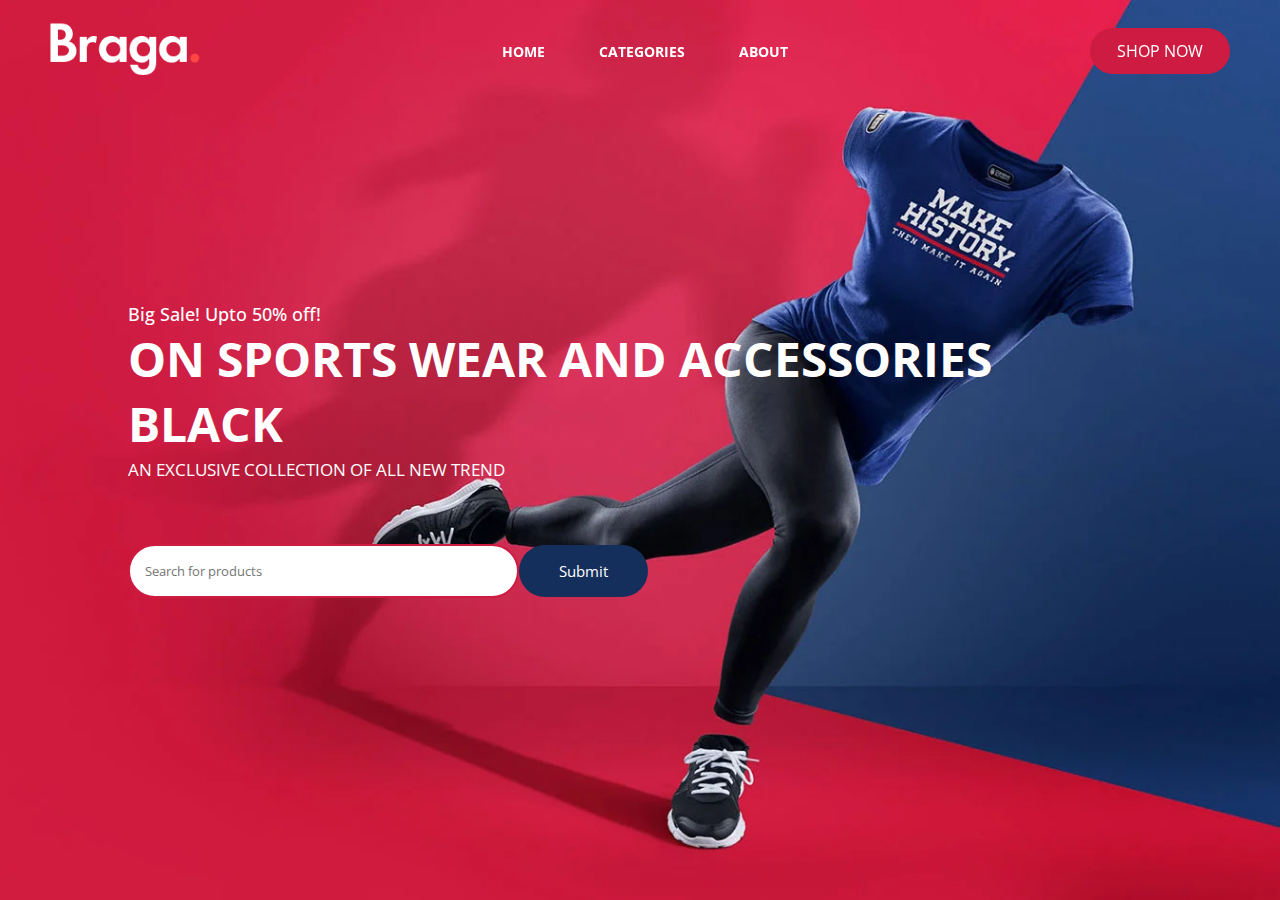
<file: index.html>
<!DOCTYPE html>
<html>
    <head>
        <meta charset="UTF-8">
        <meta http-equiv="X-UA-compatible" content="IE-edge">
        <title>e-commerce website</title>
        <link rel="stylesheet" href="style.css">
        <link rel="stylesheet"
        href="https://unpkg.com/boxicons@latest/css/boxicons.min.css">
        <link rel="stylesheet" href="https://cdnjs.cloudflare.com/ajax/libs/font-awesome/6.3.0/css/all.min.css" integrity="sha512-SzlrxWUlpfuzQ+pcUCosxcglQRNAq/DZjVsC0lE40xsADsfeQoEypE+enwcOiGjk/bSuGGKHEyjSoQ1zVisanQ==" crossorigin="anonymous" referrerpolicy="no-referrer" />
        <link rel="preconnect" href="https://fonts.googleapis.com">
<link rel="preconnect" href="https://fonts.gstatic.com" crossorigin>
<link href="https://fonts.googleapis.com/css2?family=Open+Sans:wght@300;400;500;600;700&display=swap" rel="stylesheet">    
    </head>
    <body>
        <header>
            <a href="#" class="logo"><img src="images/logo2.png" alt=""></a>
            <div class="bx bx-menu" id="menu-icon"></div>
            <ul class="navlist">
                <li><a href="index.html ">Home</a></li>
                <li><a href="categories.html">Categories</a></li>
                <li><a href="about.html">About</a></li>
            </ul>
            <a href="categories.html" class="shop-now-home-btn">Shop Now</a>
        </header>
        <!--home section part-->
        <section class="search-home">
            <div class="search-home-text">
                <h4>Big Sale! Upto 50% off!</h4>
                <h1>On sports wear and accessories <br>Black</h1>
                <p>An exclusive collection of all new Trend</p>
                <div class="home-inp">
                    <form>
                        <input type="search" placeholder="Search for products" required>
                        <input type="submit" placeholder="Search">
                    </form>

                </div>
            </div>
        </section>
    </body>
</html>
</file>
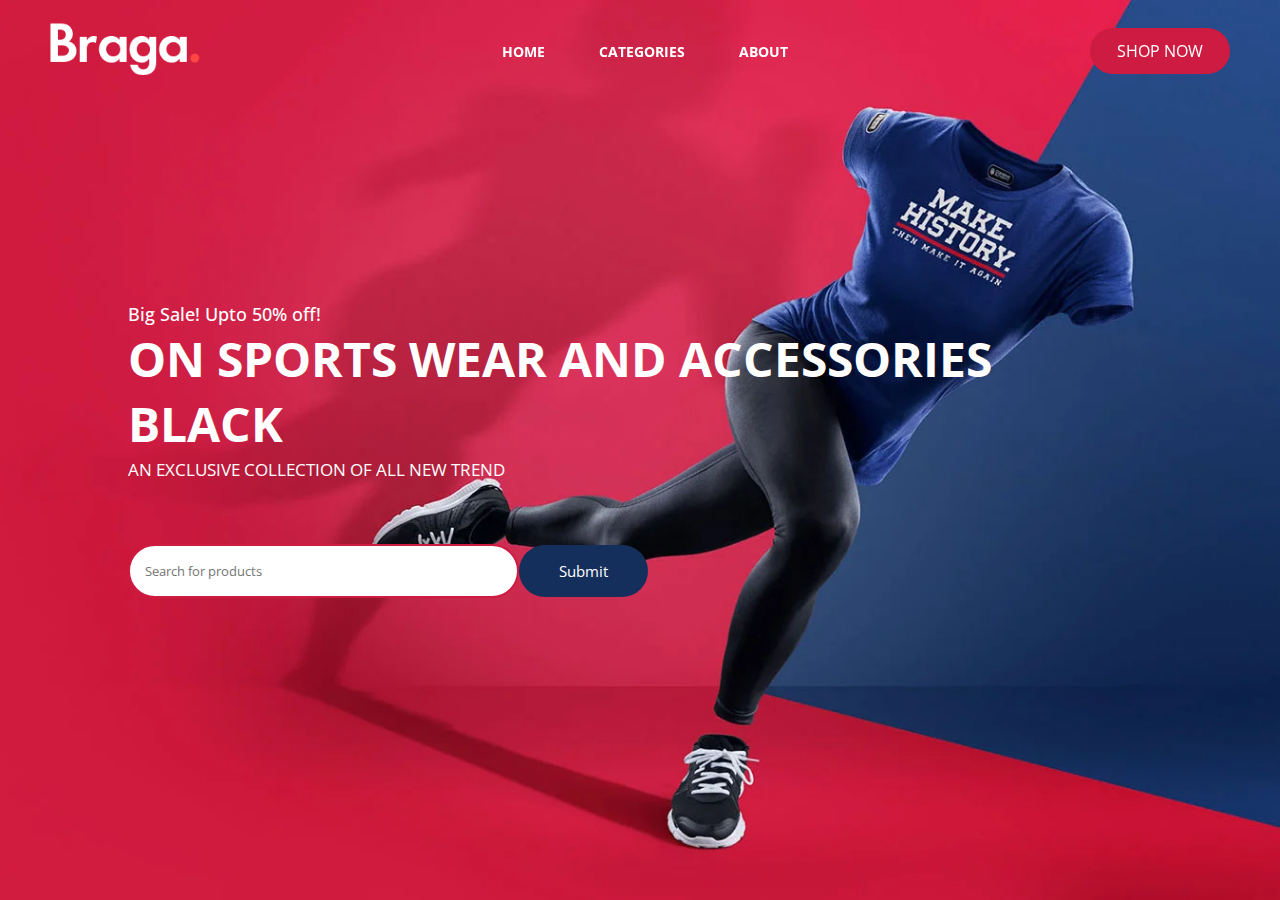
<file: e commerce/index.html>
<!DOCTYPE html>
<html>
    <head>
        <meta charset="UTF-8">
        <meta http-equiv="X-UA-compatible" content="IE-edge">
        <title>e-commerce website</title>
        <link rel="stylesheet" href="style.css">
        <link rel="stylesheet"
        href="https://unpkg.com/boxicons@latest/css/boxicons.min.css">
        <link rel="stylesheet" href="https://cdnjs.cloudflare.com/ajax/libs/font-awesome/6.3.0/css/all.min.css" integrity="sha512-SzlrxWUlpfuzQ+pcUCosxcglQRNAq/DZjVsC0lE40xsADsfeQoEypE+enwcOiGjk/bSuGGKHEyjSoQ1zVisanQ==" crossorigin="anonymous" referrerpolicy="no-referrer" />
        <link rel="preconnect" href="https://fonts.googleapis.com">
<link rel="preconnect" href="https://fonts.gstatic.com" crossorigin>
<link href="https://fonts.googleapis.com/css2?family=Open+Sans:wght@300;400;500;600;700&display=swap" rel="stylesheet">    
    </head>
    <body>
        <header>
            <a href="#" class="logo"><img src="images/logo2.png" alt=""></a>
            <div class="bx bx-menu" id="menu-icon"></div>
            <ul class="navlist">
                <li><a href="index.html ">Home</a></li>
                <li><a href="categories.html">Categories</a></li>
                <li><a href="about.html">About</a></li>
            </ul>
            <a href="#" class="shop-now-home-btn">Shop Now</a>
        </header>
        <!--home section part-->
        <section class="search-home">
            <div class="search-home-text">
                <h4>Big Sale! Upto 50% off!</h4>
                <h1>On sports wear and accessories <br>Black</h1>
                <p>An exclusive collection of all new Trend</p>
                <div class="home-inp">
                    <form>
                        <input type="search" placeholder="Search for products" required>
                        <input type="submit" placeholder="Search">
                    </form>

                </div>
            </div>
        </section>
    </body>
</html>
</file>
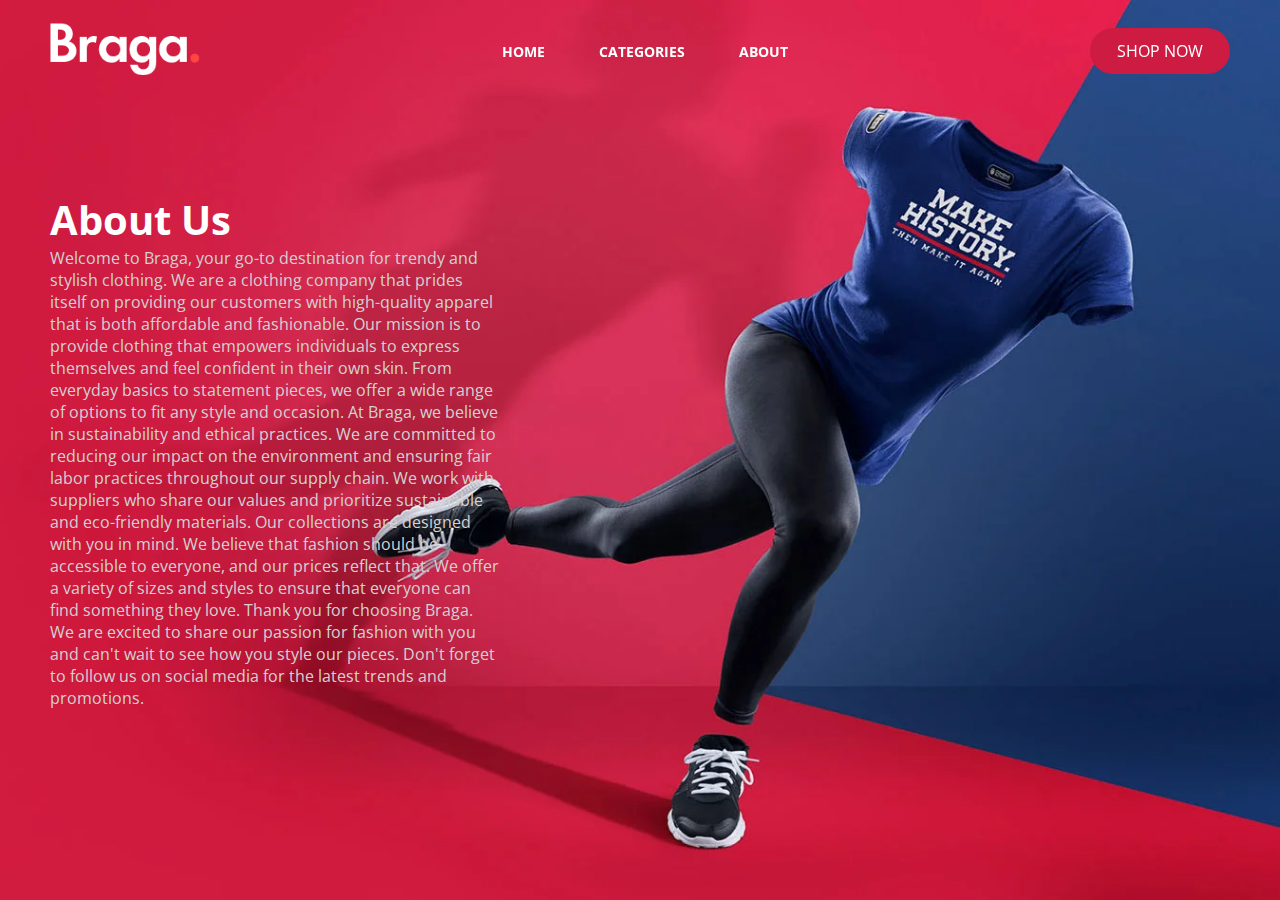
<file: about.html>
<!DOCTYPE html>
<html lang="en">
<head>
    <meta charset="UTF-8">
    <meta http-equiv="X-UA-Compatible" content="IE=edge">
    <title>About</title>
    <link rel="stylesheet" href="about_style.css">
    <link rel="stylesheet"
        href="https://unpkg.com/boxicons@latest/css/boxicons.min.css">
        <link rel="stylesheet" href="https://cdnjs.cloudflare.com/ajax/libs/font-awesome/6.3.0/css/all.min.css" integrity="sha512-SzlrxWUlpfuzQ+pcUCosxcglQRNAq/DZjVsC0lE40xsADsfeQoEypE+enwcOiGjk/bSuGGKHEyjSoQ1zVisanQ==" crossorigin="anonymous" referrerpolicy="no-referrer" />
        <link rel="preconnect" href="https://fonts.googleapis.com">
<link rel="preconnect" href="https://fonts.gstatic.com" crossorigin>
<link href="https://fonts.googleapis.com/css2?family=Open+Sans:wght@300;400;500;600;700&display=swap" rel="stylesheet">
</head>
<header>
    <a href="#" class="logo"><img src="images/logo2.png" alt=""></a>
    <ul class="navlist">
        <li><a href="index.html ">Home</a></li>
        <li><a href="categories.html">Categories</a></li>
        <li><a href="about.html">About</a></li>
    </ul>
    <a href="categories.html" class="shop-now-home-btn">Shop Now</a>
</header>
<body>
    <section>
            <h4>About Us</h4>
            <p>
                Welcome to Braga, your go-to destination for trendy and stylish clothing. We are a clothing company that prides itself on providing our customers with high-quality apparel that is both affordable and fashionable.
                Our mission is to provide clothing that empowers individuals to express themselves and feel confident in their own skin. From everyday basics to statement pieces, we offer a wide range of options to fit any style and occasion.
                At Braga, we believe in sustainability and ethical practices. We are committed to reducing our impact on the environment and ensuring fair labor practices throughout our supply chain. We work with suppliers who share our values and prioritize sustainable and eco-friendly materials.
                
                Our collections are designed with you in mind. We believe that fashion should be accessible to everyone, and our prices reflect that. We offer a variety of sizes and styles to ensure that everyone can find something they love.
                
                Thank you for choosing Braga. We are excited to share our passion for fashion with you and can't wait to see how you style our pieces. Don't forget to follow us on social media for the latest trends and promotions.</p>
</section></body>
</html>
</file>
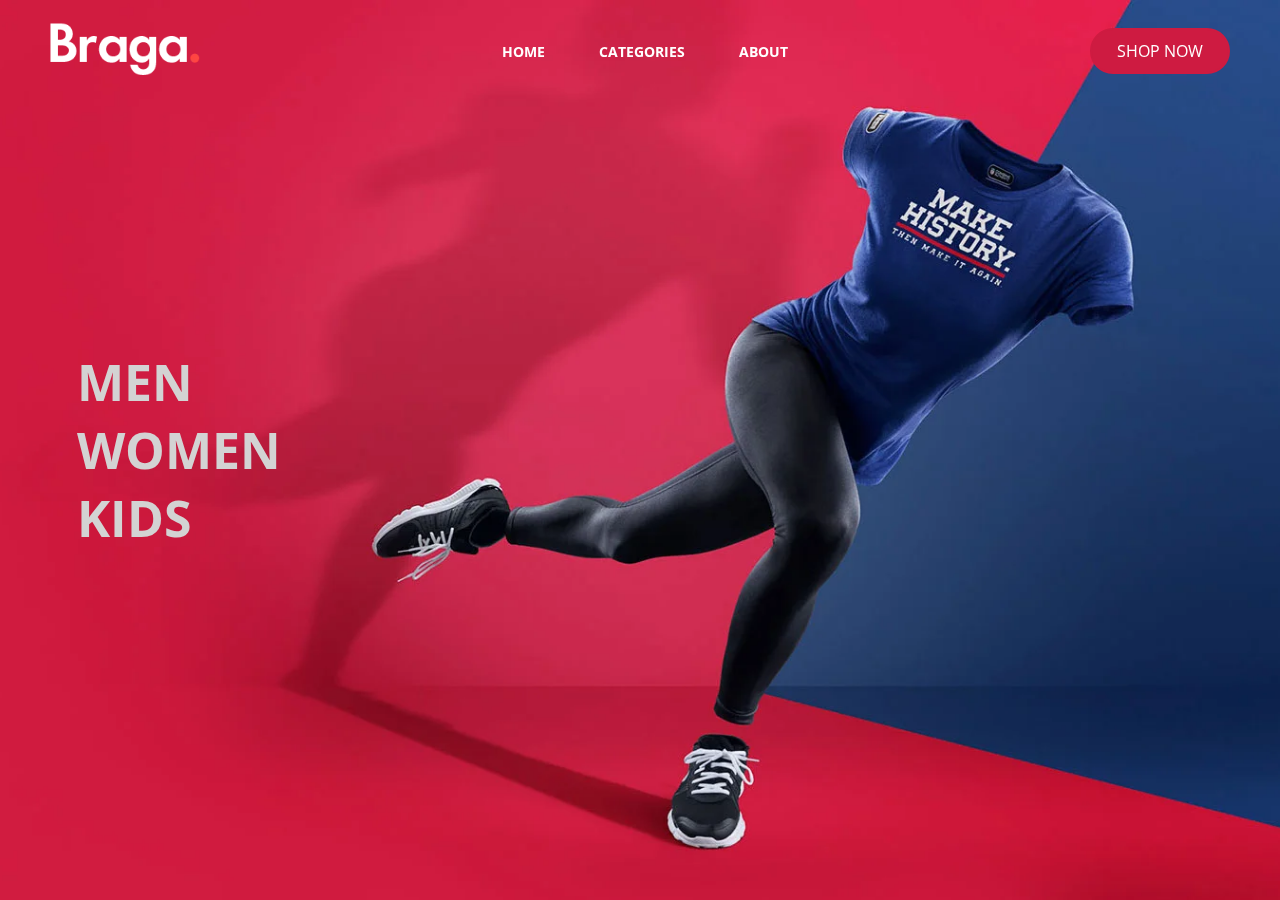
<file: categories.html>
<!DOCTYPE html>
<html lang="en">
<head>
    <meta charset="UTF-8">
    <meta http-equiv="X-UA-Compatible" content="IE=edge">
    <title>Categories</title>
    <link rel="stylesheet" href="categories_style.css">
    <link rel="stylesheet"
        href="https://unpkg.com/boxicons@latest/css/boxicons.min.css">
        <link rel="stylesheet" href="https://cdnjs.cloudflare.com/ajax/libs/font-awesome/6.3.0/css/all.min.css" integrity="sha512-SzlrxWUlpfuzQ+pcUCosxcglQRNAq/DZjVsC0lE40xsADsfeQoEypE+enwcOiGjk/bSuGGKHEyjSoQ1zVisanQ==" crossorigin="anonymous" referrerpolicy="no-referrer" />
        <link rel="preconnect" href="https://fonts.googleapis.com">
<link rel="preconnect" href="https://fonts.gstatic.com" crossorigin>
<link href="https://fonts.googleapis.com/css2?family=Open+Sans:wght@300;400;500;600;700&display=swap" rel="stylesheet">
</head>
<header>
    <a href="#" class="logo"><img src="images/logo2.png" alt=""></a>
    <ul class="navlist">
        <li><a href="index.html ">Home</a></li>
        <li><a href="categories.html">Categories</a></li>
        <li><a href="about.html">About</a></li>
    </ul>
    <a href="#" class="shop-now-home-btn">Shop Now</a>
</header>
<body>
    <ul class="categories-navigation">
        <li><a href="#">men</a></li>
        <li><a href="#">women</a></li>
        <li><a href="#">kids</a></li>
    </ul>
</body>
</html>
</file>
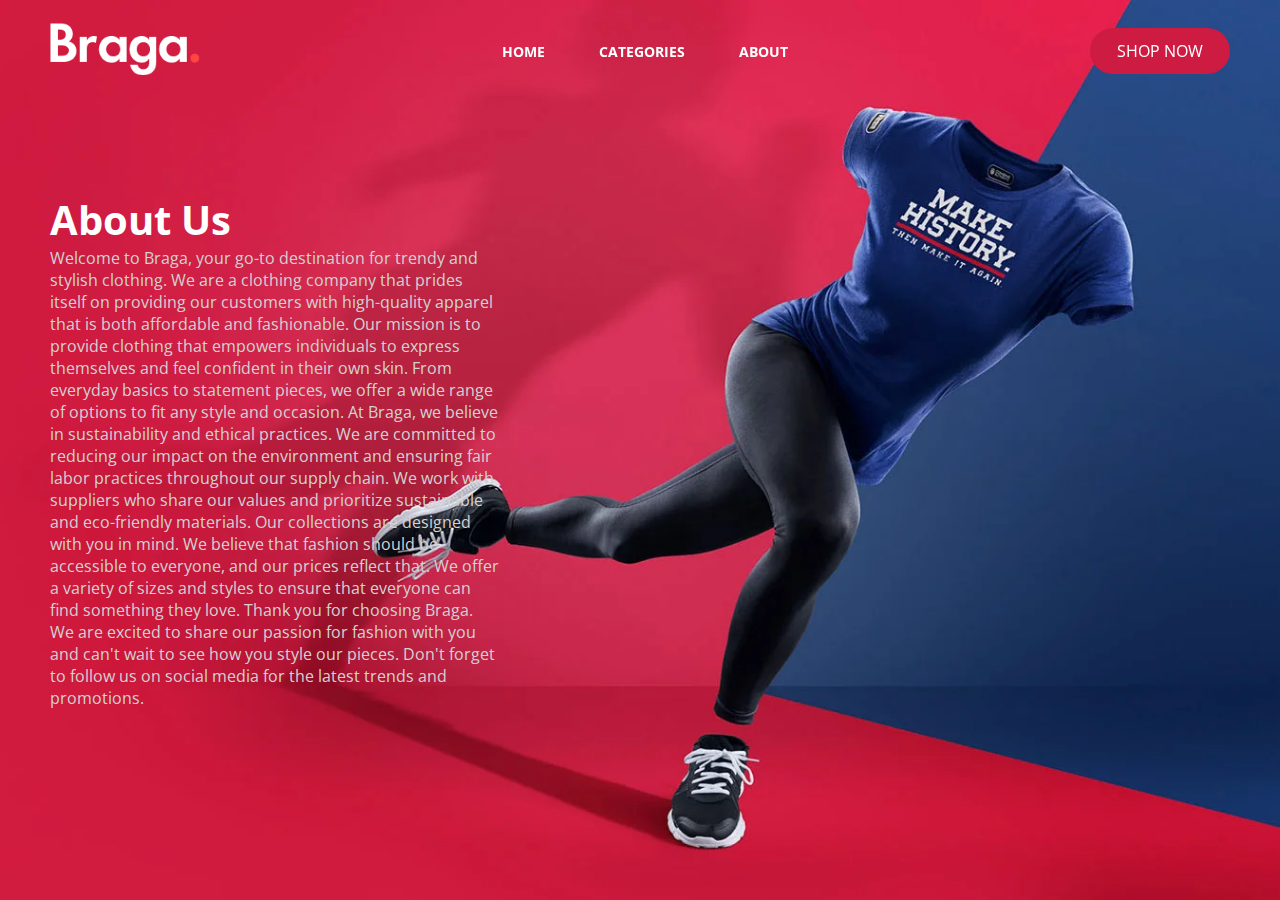
<file: e commerce/about.html>
<!DOCTYPE html>
<html lang="en">
<head>
    <meta charset="UTF-8">
    <meta http-equiv="X-UA-Compatible" content="IE=edge">
    <title>Categories</title>
    <link rel="stylesheet" href="about_style.css">
    <link rel="stylesheet"
        href="https://unpkg.com/boxicons@latest/css/boxicons.min.css">
        <link rel="stylesheet" href="https://cdnjs.cloudflare.com/ajax/libs/font-awesome/6.3.0/css/all.min.css" integrity="sha512-SzlrxWUlpfuzQ+pcUCosxcglQRNAq/DZjVsC0lE40xsADsfeQoEypE+enwcOiGjk/bSuGGKHEyjSoQ1zVisanQ==" crossorigin="anonymous" referrerpolicy="no-referrer" />
        <link rel="preconnect" href="https://fonts.googleapis.com">
<link rel="preconnect" href="https://fonts.gstatic.com" crossorigin>
<link href="https://fonts.googleapis.com/css2?family=Open+Sans:wght@300;400;500;600;700&display=swap" rel="stylesheet">
</head>
<header>
    <a href="#" class="logo"><img src="images/logo2.png" alt=""></a>
    <ul class="navlist">
        <li><a href="index.html ">Home</a></li>
        <li><a href="categories.html">Categories</a></li>
        <li><a href="about.html">About</a></li>
    </ul>
    <a href="#" class="shop-now-home-btn">Shop Now</a>
</header>
<body>
    <section>
            <h4>About Us</h4>
            <p>
                Welcome to Braga, your go-to destination for trendy and stylish clothing. We are a clothing company that prides itself on providing our customers with high-quality apparel that is both affordable and fashionable.
                Our mission is to provide clothing that empowers individuals to express themselves and feel confident in their own skin. From everyday basics to statement pieces, we offer a wide range of options to fit any style and occasion.
                At Braga, we believe in sustainability and ethical practices. We are committed to reducing our impact on the environment and ensuring fair labor practices throughout our supply chain. We work with suppliers who share our values and prioritize sustainable and eco-friendly materials.
                
                Our collections are designed with you in mind. We believe that fashion should be accessible to everyone, and our prices reflect that. We offer a variety of sizes and styles to ensure that everyone can find something they love.
                
                Thank you for choosing Braga. We are excited to share our passion for fashion with you and can't wait to see how you style our pieces. Don't forget to follow us on social media for the latest trends and promotions.</p>
</section></body>
</html>
</file>
<file: style.css>
*{
    margin: 0;
    padding: 0;
    box-sizing: border-box;
    font-family: 'Open Sans', sans-serif;
    list-style: none;
    text-decoration: none;
}
body{
    width: 100%;
    height: 100vh;
    background-image: url(images/slider5.jpg);
    background-position: center;
    background-size: cover;
    position: relative;
}
header{
    position: fixed;
    width: 100%;
    top: 0;
    right: 0;
    z-index: 1000;
    display: flex;
    align-items: center;
    justify-content: space-between;
    padding: 18px 50px;
}
.logo img{
    width: 150px;
    height: auto;
}
.navlist{
    display: flex;
}
.navlist a{
    color: #fff;
    font-size: 14px;
    text-transform: uppercase;
    font-weight: 700;
    padding: 4px 5px;
    margin: 0 22px;
    border-bottom: 2px solid transparent;
    transition: all .42s;
}
.navlist a:hover{
    color: #D3D3D3;
    border-bottom: 2px solid #fff;
}
#menu-icon{
    color: #fff;
    font-size: 35px;
    z-index: 10001;
    cursor: pointer;
    display: none;
}
.shop-now-home-btn{
    display: inline-block;
    color: #fff;
    text-transform: uppercase;
    border: 2px solid #ce1b41;
    background-color: #ce1b41;
    padding: 10px 25px;
    border-radius: 30px;
    transition: all .42s;
}
.shop-now-home-btn:hover{
    background-color: transparent;
    border: 2px solid #fff;

}
section{
    padding: 0 10%;
}
.search-home{
    width: 100%;
    height: 100vh;
    display: grid;
    grid-template-columns: repeat(1, 1fr);
    align-items: center;
}
.search-home-text h4{
    color: #fff;
    font-size: 18px;
    font-weight: 500;   
}
.search-home-text h1{
    font-size: 48px;
    text-transform: uppercase;
    color: #fff;
}
.search-home-text p{
    font-size: 17px;
    text-transform: uppercase;
    color: #fff;
    max-width: 460px;
    line-height: 28px;
    margin-bottom: 60px;
}
.home-inp{
    width: 100%;
    max-width: 460px;
    position: relative;
}
.home-inp input:first-child{
    display: inline-block;
    width: 85%;
    outline: none;
    padding: 16px 140px 16px 15px;
    border: 2px solid #ce1b41;
    border-radius: 30px;
}
.home-inp input:last-child{
    position: absolute;
    display: inline-block;
    border: none;
    background-color: #152f5d;
    color: #fff;
    text-transform: capitalize;
    font-size: 15px;
    padding: 16px 40px;
    border-radius: 30px;
    cursor: pointer;
    top: 1px;
}
</file>
<file: e commerce/style.css>
*{
    margin: 0;
    padding: 0;
    box-sizing: border-box;
    font-family: 'Open Sans', sans-serif;
    list-style: none;
    text-decoration: none;
}
body{
    width: 100%;
    height: 100vh;
    background-image: url(images/slider5.jpg);
    background-position: center;
    background-size: cover;
    position: relative;
}
header{
    position: fixed;
    width: 100%;
    top: 0;
    right: 0;
    z-index: 1000;
    display: flex;
    align-items: center;
    justify-content: space-between;
    padding: 18px 50px;
}
.logo img{
    width: 150px;
    height: auto;
}
.navlist{
    display: flex;
}
.navlist a{
    color: #fff;
    font-size: 14px;
    text-transform: uppercase;
    font-weight: 700;
    padding: 4px 5px;
    margin: 0 22px;
    border-bottom: 2px solid transparent;
    transition: all .42s;
}
.navlist a:hover{
    color: #D3D3D3;
    border-bottom: 2px solid #fff;
}
#menu-icon{
    color: #fff;
    font-size: 35px;
    z-index: 10001;
    cursor: pointer;
    display: none;
}
.shop-now-home-btn{
    display: inline-block;
    color: #fff;
    text-transform: uppercase;
    border: 2px solid #ce1b41;
    background-color: #ce1b41;
    padding: 10px 25px;
    border-radius: 30px;
    transition: all .42s;
}
.shop-now-home-btn:hover{
    background-color: transparent;
    border: 2px solid #fff;

}
section{
    padding: 0 10%;
}
.search-home{
    width: 100%;
    height: 100vh;
    display: grid;
    grid-template-columns: repeat(1, 1fr);
    align-items: center;
}
.search-home-text h4{
    color: #fff;
    font-size: 18px;
    font-weight: 500;   
}
.search-home-text h1{
    font-size: 48px;
    text-transform: uppercase;
    color: #fff;
}
.search-home-text p{
    font-size: 17px;
    text-transform: uppercase;
    color: #fff;
    max-width: 460px;
    line-height: 28px;
    margin-bottom: 60px;
}
.home-inp{
    width: 100%;
    max-width: 460px;
    position: relative;
}
.home-inp input:first-child{
    display: inline-block;
    width: 85%;
    outline: none;
    padding: 16px 140px 16px 15px;
    border: 2px solid #ce1b41;
    border-radius: 30px;
}
.home-inp input:last-child{
    position: absolute;
    display: inline-block;
    border: none;
    background-color: #152f5d;
    color: #fff;
    text-transform: capitalize;
    font-size: 15px;
    padding: 16px 40px;
    border-radius: 30px;
    cursor: pointer;
    top: 1px;
}
</file>
<file: about_style.css>
*{
    margin: 0;
    padding: 0;
    box-sizing: border-box;
    font-family: 'Open Sans', sans-serif;
    list-style: none;
    text-decoration: none;
}
body{
    width: 100%;
    height: 100vh;
    background-image: url(images/slider5.jpg);
    background-position: center;
    background-size: cover;
    position: relative;
    top: 0;
    right: 0;
    z-index: 1000;
    display: flex;
    align-items: center;
    justify-content: space-between;
    padding: 18px 50px;
}
header{
    position: fixed;
    width: 100%;
    top: 0;
    right: 0;
    z-index: 1000;
    display: flex;
    align-items: center;
    justify-content: space-between;
    padding: 18px 50px;
}
.logo img{
    width: 150px;
    height: auto;
}
.navlist{
    display: flex;
}
.navlist a{
    color: #fff;
    font-size: 14px;
    text-transform: uppercase;
    font-weight: 700;
    padding: 4px 5px;
    margin: 0 22px;
    border-bottom: 2px solid transparent;
    transition: all .42s;
}
.navlist a:hover{
    color: #D3D3D3;
    border-bottom: 2px solid #fff;
}
.shop-now-home-btn{
    display: inline-block;
    color: #fff;
    text-transform: uppercase;
    border: 2px solid #ce1b41;
    background-color: #ce1b41;
    padding: 10px 25px;
    border-radius: 30px;
    transition: all .42s;
}
.shop-now-home-btn:hover{
    background-color: transparent;
    border: 2px solid #fff;

}
section h4{
    font-size: 40px;
    color: #fff;
}
section p{
    color: #D3D3D3;
    max-width: 450px;
}
</file>
<file: categories_style.css>
*{
    margin: 0;
    padding: 0;
    box-sizing: border-box;
    font-family: 'Open Sans', sans-serif;
    list-style: none;
    text-decoration: none;
}
body{
    width: 100%;
    height: 100vh;
    background-image: url(images/slider5.jpg);
    background-position: center;
    background-size: cover;
    position: relative;
    top: 0;
    right: 0;
    z-index: 1000;
    display: flex;
    align-items: center;
    justify-content: space-between;
    padding: 18px 50px;
}
header{
    position: fixed;
    width: 100%;
    top: 0;
    right: 0;
    z-index: 1000;
    display: flex;
    align-items: center;
    justify-content: space-between;
    padding: 18px 50px;
}
.logo img{
    width: 150px;
    height: auto;
}
.navlist{
    display: flex;
}
.navlist a{
    color: #fff;
    font-size: 14px;
    text-transform: uppercase;
    font-weight: 700;
    padding: 4px 5px;
    margin: 0 22px;
    border-bottom: 2px solid transparent;
    transition: all .42s;
}
.navlist a:hover{
    color: #D3D3D3;
    border-bottom: 2px solid #fff;
}
.shop-now-home-btn{
    display: inline-block;
    color: #fff;
    text-transform: uppercase;
    border: 2px solid #ce1b41;
    background-color: #ce1b41;
    padding: 10px 25px;
    border-radius: 30px;
    transition: all .42s;
}
.shop-now-home-btn:hover{
    background-color: transparent;
    border: 2px solid #fff;

}
.categories-navigation{
    display: block;
}
.categories-navigation a{
    color: #D3D3D3;
    font-size: 50px;
    text-transform: uppercase;
    font-weight: 700;
    padding: 4px 5px;
    margin: 0 22px;
    border-bottom: 2px solid transparent;
    transition: all .42s;
}
.categories-navigation a:hover{
    color: #fff;
    border-bottom: 2px solid #fff;
}
</file>
<file: e commerce/about_style.css>
*{
    margin: 0;
    padding: 0;
    box-sizing: border-box;
    font-family: 'Open Sans', sans-serif;
    list-style: none;
    text-decoration: none;
}
body{
    width: 100%;
    height: 100vh;
    background-image: url(images/slider5.jpg);
    background-position: center;
    background-size: cover;
    position: relative;
    top: 0;
    right: 0;
    z-index: 1000;
    display: flex;
    align-items: center;
    justify-content: space-between;
    padding: 18px 50px;
}
header{
    position: fixed;
    width: 100%;
    top: 0;
    right: 0;
    z-index: 1000;
    display: flex;
    align-items: center;
    justify-content: space-between;
    padding: 18px 50px;
}
.logo img{
    width: 150px;
    height: auto;
}
.navlist{
    display: flex;
}
.navlist a{
    color: #fff;
    font-size: 14px;
    text-transform: uppercase;
    font-weight: 700;
    padding: 4px 5px;
    margin: 0 22px;
    border-bottom: 2px solid transparent;
    transition: all .42s;
}
.navlist a:hover{
    color: #D3D3D3;
    border-bottom: 2px solid #fff;
}
.shop-now-home-btn{
    display: inline-block;
    color: #fff;
    text-transform: uppercase;
    border: 2px solid #ce1b41;
    background-color: #ce1b41;
    padding: 10px 25px;
    border-radius: 30px;
    transition: all .42s;
}
.shop-now-home-btn:hover{
    background-color: transparent;
    border: 2px solid #fff;

}
section h4{
    font-size: 40px;
    color: #fff;
}
section p{
    color: #D3D3D3;
    max-width: 450px;
}
</file>
